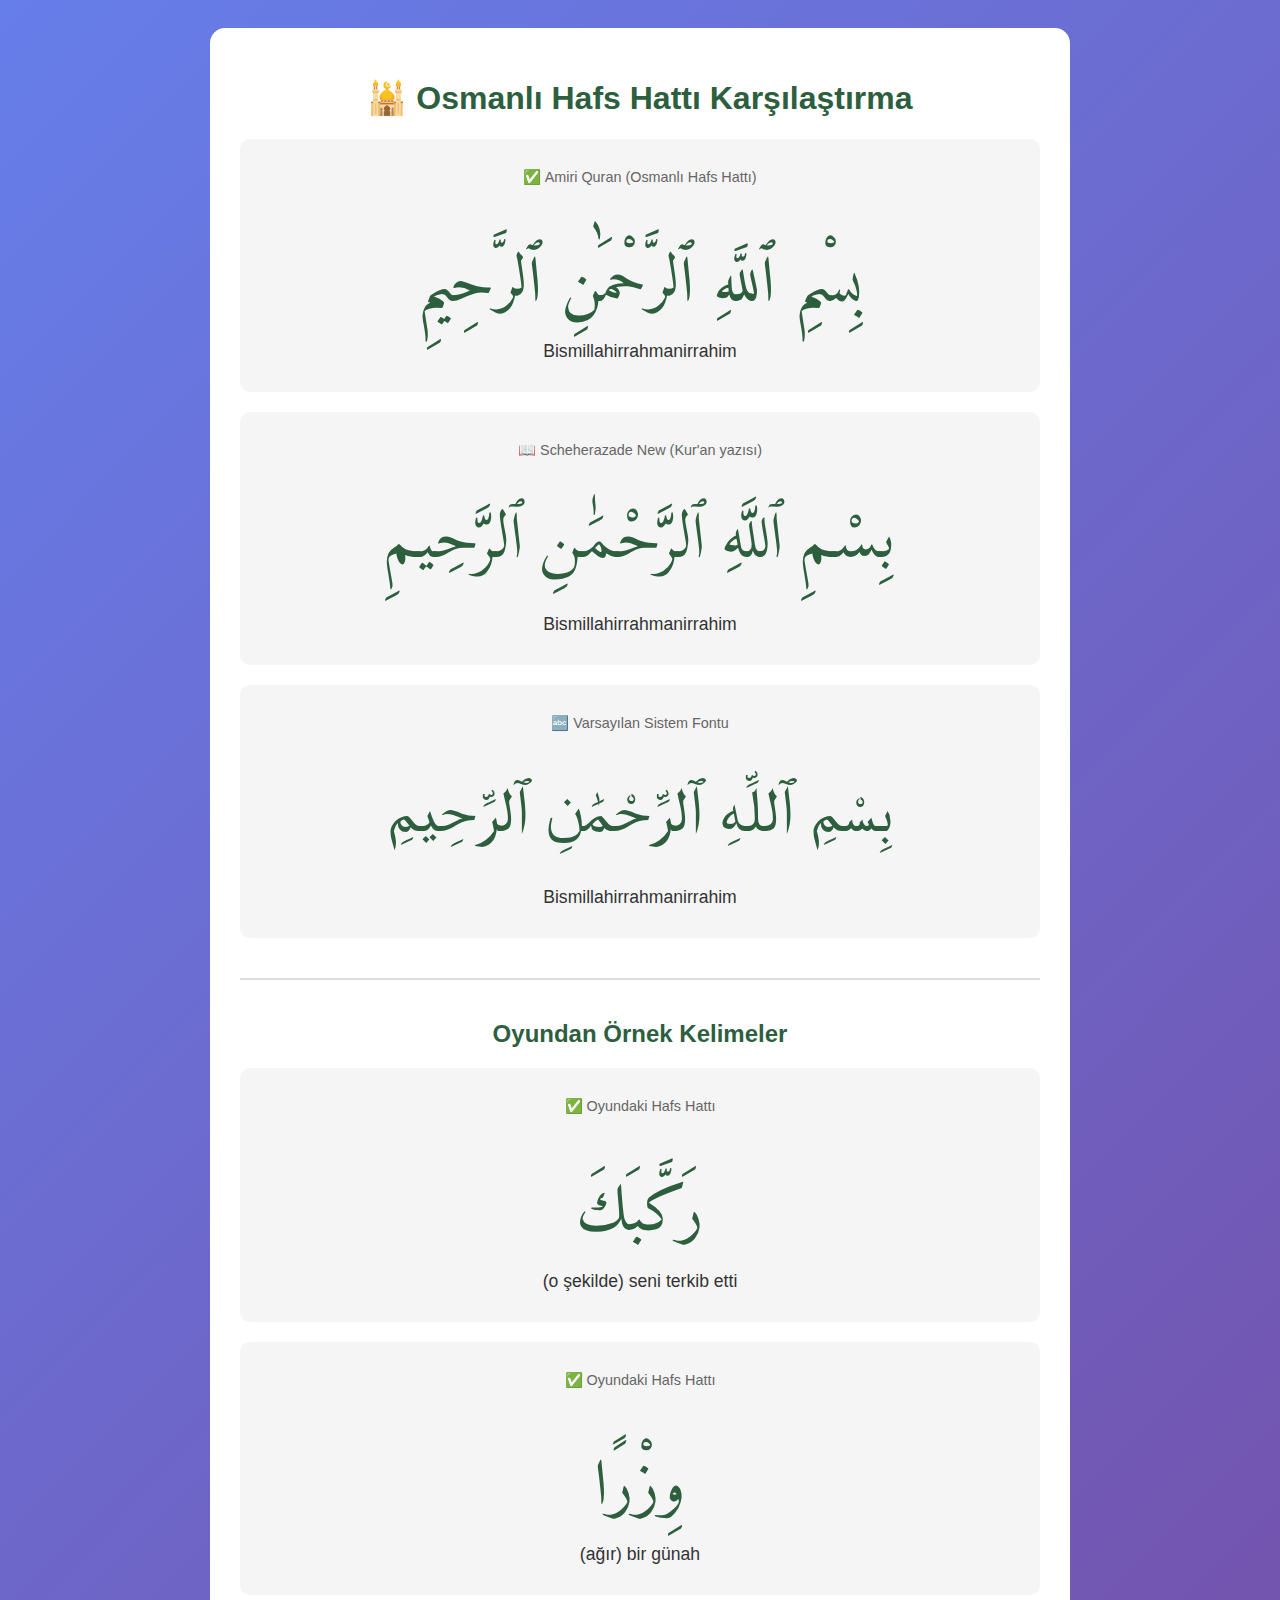
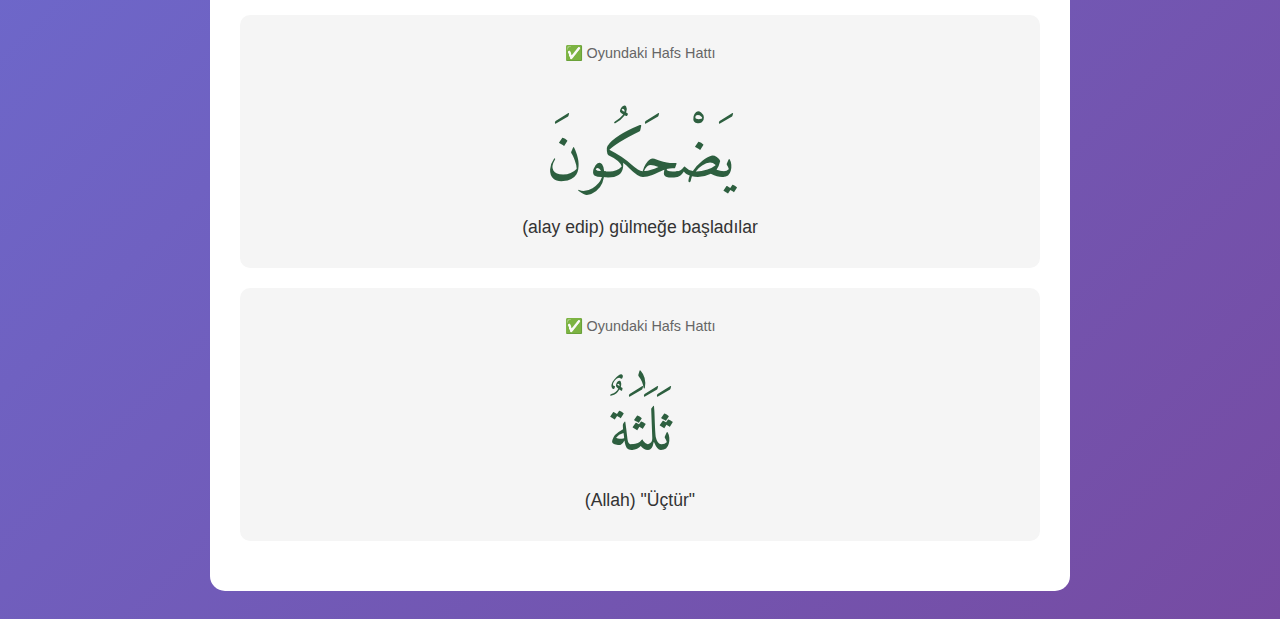
<file: font-test.html>
<!DOCTYPE html>
<html lang="tr">
<head>
    <meta charset="UTF-8">
    <meta name="viewport" content="width=device-width, initial-scale=1.0">
    <title>Osmanlı Hafs Hattı Örnek</title>
    
    <!-- Osmanlı Hafs Hattı Font -->
    <link rel="preconnect" href="https://fonts.googleapis.com">
    <link rel="preconnect" href="https://fonts.gstatic.com" crossorigin>
    <link href="https://fonts.googleapis.com/css2?family=Amiri+Quran&family=Scheherazade+New:wght@400;700&display=swap" rel="stylesheet">
    
    <style>
        body {
            background: linear-gradient(135deg, #667eea 0%, #764ba2 100%);
            padding: 20px;
            font-family: Arial, sans-serif;
        }
        
        .container {
            max-width: 800px;
            margin: 0 auto;
            background: white;
            padding: 30px;
            border-radius: 15px;
        }
        
        h1 {
            color: #2D5F3F;
            text-align: center;
        }
        
        .example {
            background: #f5f5f5;
            padding: 30px;
            margin: 20px 0;
            border-radius: 10px;
            text-align: center;
        }
        
        .font-name {
            color: #666;
            font-size: 0.9em;
            margin-bottom: 10px;
        }
        
        .arabic-word {
            font-size: 4em;
            color: #2D5F3F;
            margin: 20px 0;
            direction: rtl;
            line-height: 1.8;
        }
        
        .hafs {
            font-family: 'Amiri Quran', serif;
        }
        
        .scheherazade {
            font-family: 'Scheherazade New', serif;
        }
        
        .default {
            font-family: 'Traditional Arabic', 'Arabic Typesetting', serif;
        }
        
        .meaning {
            color: #333;
            font-size: 1.1em;
            margin-top: 10px;
        }
    </style>
</head>
<body>
    <div class="container">
        <h1>🕌 Osmanlı Hafs Hattı Karşılaştırma</h1>
        
        <div class="example">
            <div class="font-name">✅ Amiri Quran (Osmanlı Hafs Hattı)</div>
            <div class="arabic-word hafs">بِسْمِ ٱللَّهِ ٱلرَّحْمَٰنِ ٱلرَّحِيمِ</div>
            <div class="meaning">Bismillahirrahmanirrahim</div>
        </div>

        <div class="example">
            <div class="font-name">📖 Scheherazade New (Kur'an yazısı)</div>
            <div class="arabic-word scheherazade">بِسْمِ ٱللَّهِ ٱلرَّحْمَٰنِ ٱلرَّحِيمِ</div>
            <div class="meaning">Bismillahirrahmanirrahim</div>
        </div>

        <div class="example">
            <div class="font-name">🔤 Varsayılan Sistem Fontu</div>
            <div class="arabic-word default">بِسْمِ ٱللَّهِ ٱلرَّحْمَٰنِ ٱلرَّحِيمِ</div>
            <div class="meaning">Bismillahirrahmanirrahim</div>
        </div>

        <hr style="margin: 40px 0; border: 1px solid #ddd;">

        <h2 style="color: #2D5F3F; text-align: center;">Oyundan Örnek Kelimeler</h2>

        <div class="example">
            <div class="font-name">✅ Oyundaki Hafs Hattı</div>
            <div class="arabic-word hafs">رَكَّبَكَ</div>
            <div class="meaning">(o şekilde) seni terkib etti</div>
        </div>

        <div class="example">
            <div class="font-name">✅ Oyundaki Hafs Hattı</div>
            <div class="arabic-word hafs">وِزْرًا</div>
            <div class="meaning">(ağır) bir günah</div>
        </div>

        <div class="example">
            <div class="font-name">✅ Oyundaki Hafs Hattı</div>
            <div class="arabic-word hafs">يَضْحَكُونَ</div>
            <div class="meaning">(alay edip) gülmeğe başladılar</div>
        </div>

        <div class="example">
            <div class="font-name">✅ Oyundaki Hafs Hattı</div>
            <div class="arabic-word hafs">ثَلَٰثَةٌ</div>
            <div class="meaning">(Allah) "Üçtür"</div>
        </div>
    </div>
</body>
</html>
</file>
